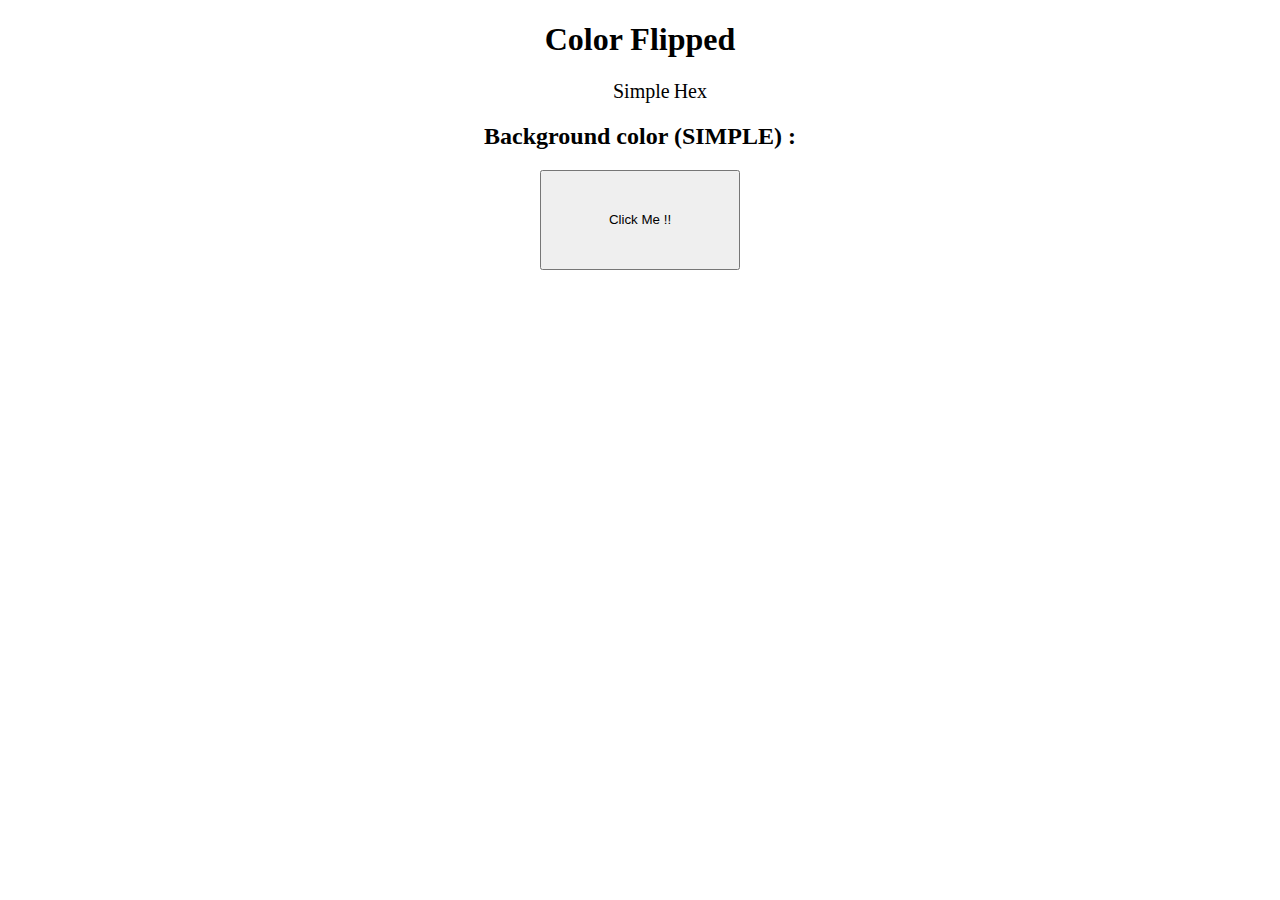
<file: color-flipped/index.html>
<!DOCTYPE html>
<html lang="en">
<head>
    <meta charset="UTF-8">
    <meta http-equiv="X-UA-Compatible" content="IE=edge">
    <meta name="viewport" content="width=device-width, initial-scale=1.0">
    <title>Color Flipped</title>
    
    <link rel="stylesheet" href="styles.css"/>
    
</head>
<body>
   
    <nav>
        <h1>Color Flipped</h1>
        <div class="nav-center">
            <ul class="nav-link">
                <li ><a href="index.html"> Simple</a></li>
                <li ><a href="hex.html">Hex</a></li>
            </ul>
        </div>
    </nav>
    <main>
        <div class="main-container">
            <h2>Background color (SIMPLE) : <span class="color"></span></h2>
            <div class="btn-container">
                <button class="btn" id="butn">Click Me !!</button>
            </div>
            
        </div>
            
        
    </main>
    <script src="app.js"></script>
</body>
</html>
</file>
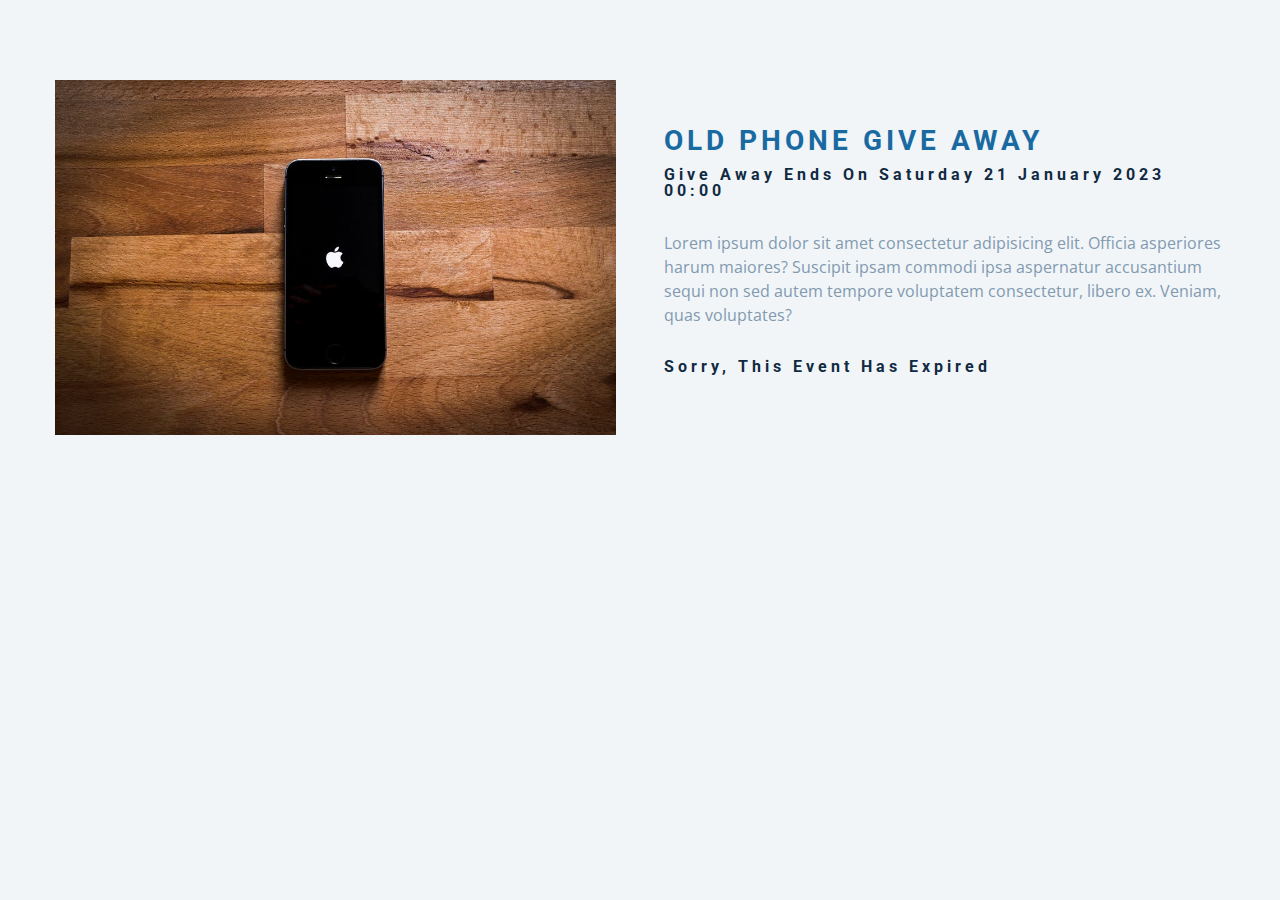
<file: countdown/index.html>
<!DOCTYPE html>
<html lang="en">
<head>
    <meta charset="UTF-8">
    <meta http-equiv="X-UA-Compatible" content="IE=edge">
    <meta name="viewport" content="width=device-width, initial-scale=1.0">
    <title>Countdown

    </title>
    <link rel="stylesheet" href="styles.css">
</head>
<body>
    <section class="section-center">
        <!--image-->
        <article class="gift-img">
            <img src="./gift.jpeg" alt="phone photo">
        </article>
        <!--info-->
        <article class="gift-info">
            <h3>old phone give away</h3>
            <h4 class="giveaway">
                giveaway ends on Sunday, 24 April 2023, 8:00am
            </h4>
            <p> Lorem ipsum dolor sit amet consectetur adipisicing elit. Officia asperiores harum maiores? Suscipit ipsam commodi ipsa aspernatur accusantium sequi non sed autem tempore voluptatem consectetur, libero ex. Veniam, quas voluptates?</p>
            <div class="deadline">
                <!--days-->
                <div class="deadline-format">
                    <div>
                        <h4 class="days">34</h4>
                        <span>days</span>
                    </div>
                </div>
                <!--end of 1 item-->
                <!--days-->
                <div class="deadline-format">
                    <div>
                        <h4 class="hours">34</h4>
                        <span>hours</span>
                    </div>
                </div>
                <!--end of 1 item-->
                <!--mins-->
                <div class="deadline-format">
                    <div>
                        <h4 class="mins">34</h4>
                        <span>mins</span>
                    </div>
                </div>
                <!--end of 1 item-->
                <!--secs-->
                <div class="deadline-format">
                    <div>
                        <h4 class="secs">34</h4>
                        <span>seconds</span>
                    </div>
                </div>
                <!--end of 1 item-->
            </div>
        </article>
    </section>
    <script src="app.js"></script>
</body>
</html>
</file>
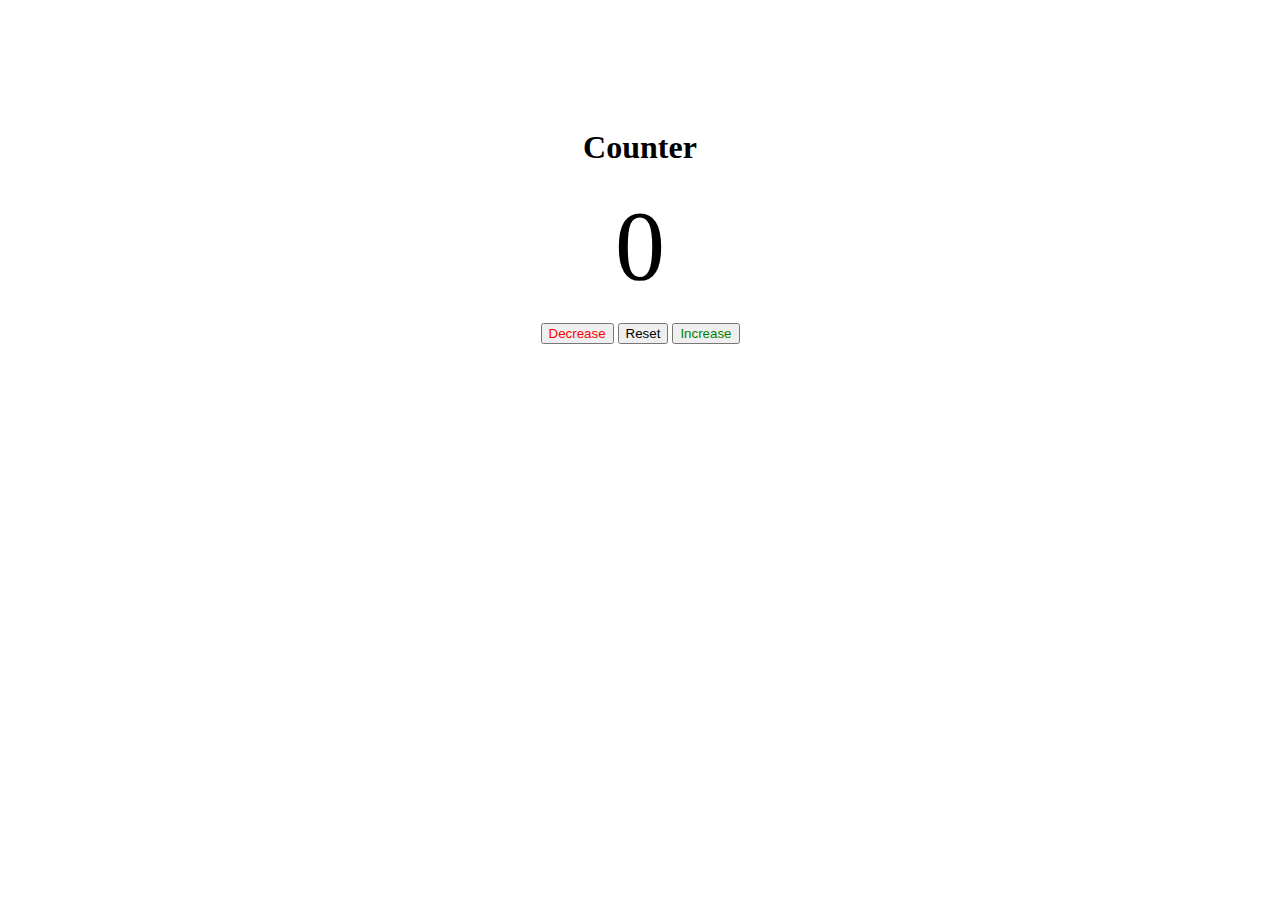
<file: counter/index.html>
<!DOCTYPE html>
<html lang="en">
<head>
    <meta charset="UTF-8">
    <meta http-equiv="X-UA-Compatible" content="IE=edge">
    <meta name="viewport" content="width=device-width, initial-scale=1.0">
    <title>Counter</title>
    <link rel="stylesheet" href="styles.css">
</head>
<body>
    <main>
        <div class="main-container">
            <h1 >Counter</h1>
            <span id="count">0</span>
            <div class="btn-container">
                <button class="btn decrease">Decrease</button>
                <button class="btn reset">Reset</button>
                <button class="btn increase">Increase</button>
            </div>
        </div>
    </main>
    <script src="app.js"></script>

</body>
</html>
</file>
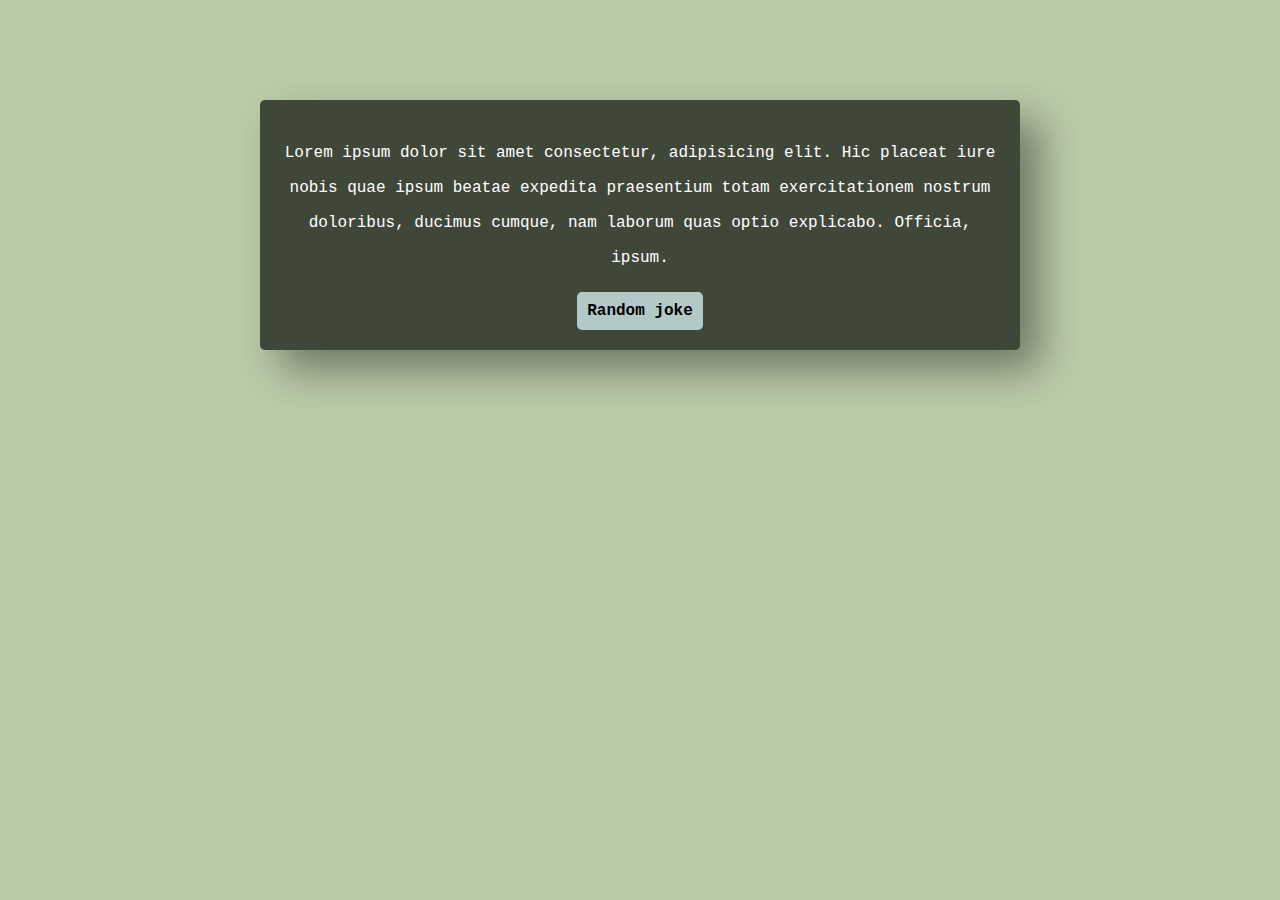
<file: joke-api/index.html>
<!DOCTYPE html>
<html lang="en">
<head>
    <meta charset="UTF-8">
    <meta http-equiv="X-UA-Compatible" content="IE=edge">
    <meta name="viewport" content="width=device-width, initial-scale=1.0">
    <title>Joke Random</title>
    <link rel="stylesheet" href="styles.css">
</head>
<body>
    <div class="joke-container">
        <p class="joke-text fade">Lorem ipsum dolor sit amet consectetur, adipisicing elit. Hic placeat iure nobis quae ipsum beatae expedita praesentium totam exercitationem nostrum doloribus, ducimus cumque, nam laborum quas optio explicabo. Officia, ipsum.</p>
        <button class="btn">Random joke</button>
    </div>
    <script src="app.js"></script>
</body>
</html>
</file>
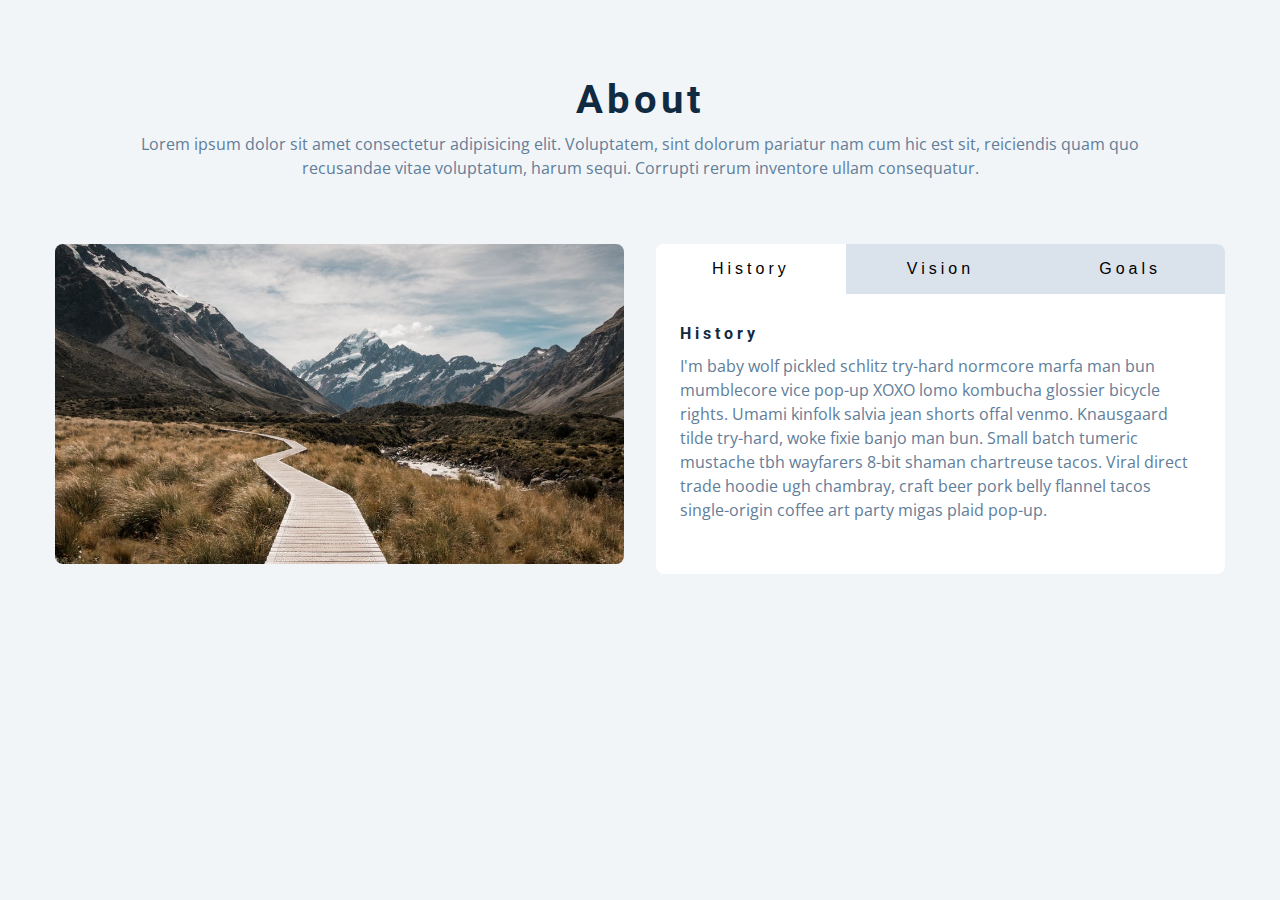
<file: tabs/index.html>
<!DOCTYPE html>
<html lang="en">
<head>
    <meta charset="UTF-8">
    <meta http-equiv="X-UA-Compatible" content="IE=edge">
    <meta name="viewport" content="width=device-width, initial-scale=1.0">
    <title>Tabs</title>
    <link rel="stylesheet" href="styles.css">
    
</head>
<body>
    <section class="section">
        <div class="title">
            <h2>About</h2>
                <p> Lorem ipsum dolor sit amet consectetur adipisicing elit.
                    Voluptatem, sint dolorum pariatur nam cum hic est sit,
                    reiciendis quam quo recusandae vitae voluptatum,
                    harum sequi. Corrupti rerum inventore ullam consequatur.
                </p>
        </div>
        <div class="about-center section-center">
            <article class="about-img">
                <img src="./hero-bcg (1).jpeg" alt="background image">
                
            </article>
            <article class="about">
                <div class="btn-container">
                    <button class="tab-btn active" data-id="history">history</button>
                    <button class="tab-btn " data-id="vision">vision</button>
                    <button class="tab-btn" data-id="goals">goals</button>
                </div>
                <article class="about-content">
                    <!--single item-->
                    <div class="content active" id="history">
                        <h4>history</h4>
                        <p>
                            I'm baby wolf pickled schlitz try-hard normcore marfa man bun mumblecore vice
                            pop-up XOXO lomo kombucha glossier bicycle rights. Umami kinfolk salvia jean
                            shorts offal venmo. Knausgaard tilde try-hard, woke fixie banjo man bun. Small
                            batch tumeric mustache tbh wayfarers 8-bit shaman chartreuse tacos. Viral
                            direct trade hoodie ugh chambray, craft beer pork belly flannel tacos
                            single-origin coffee art party migas plaid pop-up.
                        </p>
                    </div>
    
                    <!--end of single item-->
                    <!--single item-->
                    <div class="content " id="vision">
                        <h4>vision</h4>
                        <p>
                            Man bun PBR&B keytar copper mug prism, hell of helvetica. Synth crucifix offal
                            deep v hella biodiesel. Church-key listicle polaroid put a bird on it
                            chillwave palo santo enamel pin, tattooed meggings franzen la croix cray.
                            Retro yr aesthetic four loko tbh helvetica air plant, neutra palo santo tofu
                            mumblecore. Hoodie bushwick pour-over jean shorts chartreuse shabby chic. Roof
                            party hammock master cleanse pop-up truffaut, bicycle rights skateboard
                            affogato readymade sustainable deep v live-edge schlitz narwhal.
                        </p>
                        <ul>
                            <li>list item</li>
                            <li>list item</li>
                            <li>list item</li>
                        </ul>
                    </div>
                  
                    <!--end of single item-->
                    <!--single item-->
                    <div class="content " id="goals">
                        <h4>goals</h4>
                        <p>
                            Chambray authentic truffaut, kickstarter brunch taxidermy vape heirloom four
                            dollar toast raclette shoreditch church-key. Poutine etsy tote bag, cred
                            fingerstache leggings cornhole everyday carry blog gastropub. Brunch biodiesel
                            sartorial mlkshk swag, mixtape hashtag marfa readymade direct trade man braid
                            cold-pressed roof party. Small batch adaptogen coloring book heirloom.
                            Letterpress food truck hammock literally hell of wolf beard adaptogen everyday
                            carry. Dreamcatcher pitchfork yuccie, banh mi salvia venmo photo booth quinoa
                            chicharrones.
                          </p>
                    </div>
    
                    <!--end of single item-->
                </article>
            </article>
            
        </div>
    </section>
    <script src="app.js"></script>
</body>
</html>
</file>
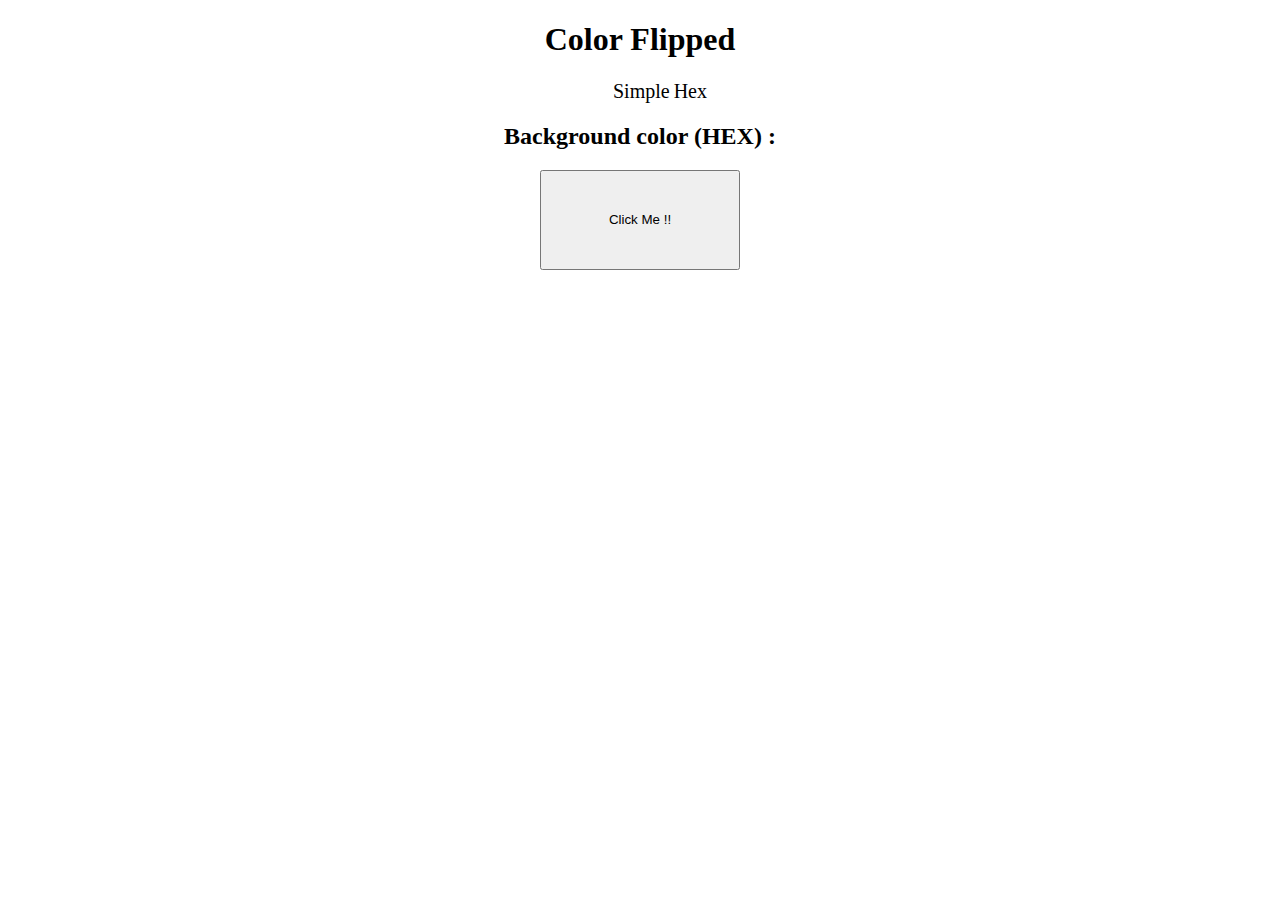
<file: color-flipped/hex.html>
<!DOCTYPE html>
<html lang="en">
<head>
    <meta charset="UTF-8">
    <meta http-equiv="X-UA-Compatible" content="IE=edge">
    <meta name="viewport" content="width=device-width, initial-scale=1.0">
    <title>Color Flipped</title>
    
    <link rel="stylesheet" href="styles.css"/>
    
</head>
<body>
   
    <nav>
        <h1>Color Flipped</h1>
        <div class="nav-center">
            <ul class="nav-link">
                <li ><a href="index.html"> Simple</a></li>
                <li ><a href="hex.html">Hex</a></li>
            </ul>
        </div>
    </nav>
    <main>
        <div class="main-container">
            <h2>Background color (HEX) : <span class="color"></span></h2>
            <div class="btn-container">
                <button class="btn" id="butn">Click Me !!</button>
            </div>
            
        </div>
            
        
    </main>
    <script src="hex.js"></script>
</body>
</html>
</file>
<file: color-flipped/styles.css>
body{
    font-family: Cambria, Cochin, Georgia, Times, 'Times New Roman', serif;
    
}
nav{
    text-align: center;
}

nav li{
    font-size: 20px;
    list-style: none;
    display: inline-block;
}
a{
    text-decoration: none;
    color:black;
}
.btn{
    width: 200px;
    height: 100px;
}
.main-container{
    display: block;
    
}
.main-container h2{
    text-align: center;
}
.btn-container{
    
    text-align: center;
}
</file>
<file: countdown/styles.css>
/*
=============== 
Fonts
===============
*/
@import url("https://fonts.googleapis.com/css?family=Open+Sans|Roboto:400,700&display=swap");

/*
=============== 
Variables
===============
*/

:root {
  /* dark shades of primary color*/
  --clr-primary-1: hsl(205, 86%, 17%);
  --clr-primary-2: hsl(205, 77%, 27%);
  --clr-primary-3: hsl(205, 72%, 37%);
  --clr-primary-4: hsl(205, 63%, 48%);
  /* primary/main color */
  --clr-primary-5: #49a6e9;
  /* lighter shades of primary color */
  --clr-primary-6: hsl(205, 89%, 70%);
  --clr-primary-7: hsl(205, 90%, 76%);
  --clr-primary-8: hsl(205, 86%, 81%);
  --clr-primary-9: hsl(205, 90%, 88%);
  --clr-primary-10: hsl(205, 100%, 96%);
  /* darkest grey - used for headings */
  --clr-grey-1: hsl(209, 61%, 16%);
  --clr-grey-2: hsl(211, 39%, 23%);
  --clr-grey-3: hsl(209, 34%, 30%);
  --clr-grey-4: hsl(209, 28%, 39%);
  /* grey used for paragraphs */
  --clr-grey-5: hsl(210, 22%, 49%);
  --clr-grey-6: hsl(209, 23%, 60%);
  --clr-grey-7: hsl(211, 27%, 70%);
  --clr-grey-8: hsl(210, 31%, 80%);
  --clr-grey-9: hsl(212, 33%, 89%);
  --clr-grey-10: hsl(210, 36%, 96%);
  --clr-white: #fff;
  --clr-red-dark: hsl(360, 67%, 44%);
  --clr-red-light: hsl(360, 71%, 66%);
  --clr-green-dark: hsl(125, 67%, 44%);
  --clr-green-light: hsl(125, 71%, 66%);
  --clr-black: #222;
  --clr-gold: #c59d5f;
  --ff-primary: "Roboto", sans-serif;
  --ff-secondary: "Open Sans", sans-serif;
  --transition: all 0.3s linear;
  --spacing: 0.25rem;
  --radius: 0.5rem;
  --light-shadow: 0 5px 15px rgba(0, 0, 0, 0.1);
  --dark-shadow: 0 5px 15px rgba(0, 0, 0, 0.2);
  --max-width: 1170px;
  --fixed-width: 620px;
}
/*
=============== 
Global Styles
===============
*/

*,
::after,
::before {
  margin: 0;
  padding: 0;
  box-sizing: border-box;
}
body {
  font-family: var(--ff-secondary);
  background: var(--clr-grey-10);
  color: var(--clr-grey-1);
  line-height: 1.5;
  font-size: 0.875rem;
}
ul {
  list-style-type: none;
}
a {
  text-decoration: none;
}
img:not(.logo) {
  width: 100%;
}
img {
  display: block;
}

h1,
h2,
h3,
h4 {
  letter-spacing: var(--spacing);
  text-transform: capitalize;
  line-height: 1.25;
  margin-bottom: 0.75rem;
  font-family: var(--ff-primary);
}
h1 {
  font-size: 3rem;
}
h2 {
  font-size: 2rem;
}
h3 {
  font-size: 1.25rem;
}
h4 {
  font-size: 0.875rem;
}
p {
  margin-bottom: 1.25rem;
  color: var(--clr-grey-5);
}
@media screen and (min-width: 800px) {
  h1 {
    font-size: 4rem;
  }
  h2 {
    font-size: 2.5rem;
  }
  h3 {
    font-size: 1.75rem;
  }
  h4 {
    font-size: 1rem;
  }
  body {
    font-size: 1rem;
  }
  h1,
  h2,
  h3,
  h4 {
    line-height: 1;
  }
}
/*  global classes */

.btn {
  text-transform: uppercase;
  background: transparent;
  color: var(--clr-black);
  padding: 0.375rem 0.75rem;
  letter-spacing: var(--spacing);
  display: inline-block;
  transition: var(--transition);
  font-size: 0.875rem;
  border: 2px solid var(--clr-black);
  cursor: pointer;
  box-shadow: 0 1px 3px rgba(0, 0, 0, 0.2);
  border-radius: var(--radius);
}
.btn:hover {
  color: var(--clr-white);
  background: var(--clr-black);
}
/* section */
.section {
  padding: 5rem 0;
}

.section-center {
  width: 90vw;
  margin: 5rem auto;
  max-width: 1170px;
}

main {
  min-height: 100vh;
  display: grid;
  place-items: center;
}
/*
=============== 
Countdown Timer
===============
*/
.gift-img {
  margin-bottom: 2rem;
}
.gift-info h3 {
  text-transform: uppercase;
  color: var(--clr-primary-3);
}
.gift-info p {
  color: var(--clr-grey-6);
}
.date {
  color: var(--clr-grey-5);
  font-size: 0.85rem;
}
@media screen and (min-width: 992px) {
  .section-center {
    display: grid;
    grid-template-columns: 1fr 1fr;
    place-items: center;
    gap: 3rem;
    width: 95vw;
  }
  .gift-img {
    margin-bottom: 0;
  }
}
.gift-info p {
  margin: 2rem 0;
}
.deadline {
  display: flex;
}
.deadline-format {
  background: var(--clr-grey-1);
  color: var(--clr-white);
  margin-right: 1rem;
  width: 5rem;
  height: 5rem;
  display: grid;
  place-items: center;
  text-align: center;
}
.deadline-format span {
  display: block;
  text-transform: uppercase;
  letter-spacing: 2px;
  font-size: 0.85rem;
}
.deadline h4:not(.expired) {
  font-size: 2rem;
  margin-bottom: 0.25rem;
  letter-spacing: var(--spacing);
}
.countdown-info {
  display: flex;
}
</file>
<file: counter/styles.css>
body{
    text-align: center;
    padding: 100px;
}
span{
    font-size: 100px;
}
.btn-container{
    margin: 20px 20px;
}
.decrease {
    color:red;
}
.increase {
    color: green;
}
</file>
<file: joke-api/styles.css>
*{ text-align: center;
    font-family: 'Courier New', Courier, monospace;
}
body{
    margin: 0;
    background-color: #BACBA9;
    

}
.joke-container{
    display: flex;
    flex-direction: column;
    align-items: center;
    margin:auto;
    transform: (-50%,-50%);
    width: 80vmin;
    height: auto;
    background-color: #3f4739;
    color: white;
    padding: 20px;
    border-radius: 5px;
    margin-top:100px;
    box-shadow: 20px 20px 40px  rgba(0,0,0,0.4);
}
p{
    line-height: 35px;
    word-wrap: break-word;
    font-size: 16px;
    font-weight: 400;
    opacity:1;
    animation: fadeIn 1.5s;

}
@keyframes fadeIn {
    0% {opacity: 0;}
    100%{opacity: 1;}
}

button{
    padding: 10px;
    font-weight: 600;
    font-size:16px;
    background-color: rgb(179, 201, 200);
    border:none;
    border-radius: 5px;
    cursor: pointer;
}
button:hover{
    box-shadow: 10px 10px 10px  rgba(0,0,0,0.4);
}
</file>
<file: tabs/styles.css>
/*
=============== 
Fonts
===============
*/
@import url("https://fonts.googleapis.com/css?family=Open+Sans|Roboto:400,700&display=swap");

/*
=============== 
Variables
===============
*/

:root {
  /* dark shades of primary color*/
  --clr-primary-1: hsl(205, 86%, 17%);
  --clr-primary-2: hsl(205, 77%, 27%);
  --clr-primary-3: hsl(205, 72%, 37%);
  --clr-primary-4: hsl(205, 63%, 48%);
  /* primary/main color */
  --clr-primary-5: #49a6e9;
  /* lighter shades of primary color */
  --clr-primary-6: hsl(205, 89%, 70%);
  --clr-primary-7: hsl(205, 90%, 76%);
  --clr-primary-8: hsl(205, 86%, 81%);
  --clr-primary-9: hsl(205, 90%, 88%);
  --clr-primary-10: hsl(205, 100%, 96%);
  /* darkest grey - used for headings */
  --clr-grey-1: hsl(209, 61%, 16%);
  --clr-grey-2: hsl(211, 39%, 23%);
  --clr-grey-3: hsl(209, 34%, 30%);
  --clr-grey-4: hsl(209, 28%, 39%);
  /* grey used for paragraphs */
  --clr-grey-5: hsl(210, 22%, 49%);
  --clr-grey-6: hsl(209, 23%, 60%);
  --clr-grey-7: hsl(211, 27%, 70%);
  --clr-grey-8: hsl(210, 31%, 80%);
  --clr-grey-9: hsl(212, 33%, 89%);
  --clr-grey-10: hsl(210, 36%, 96%);
  --clr-white: #fff;
  --clr-red-dark: hsl(360, 67%, 44%);
  --clr-red-light: hsl(360, 71%, 66%);
  --clr-green-dark: hsl(125, 67%, 44%);
  --clr-green-light: hsl(125, 71%, 66%);
  --clr-black: #222;
  --ff-primary: "Roboto", sans-serif;
  --ff-secondary: "Open Sans", sans-serif;
  --transition: all 0.3s linear;
  --spacing: 0.25rem;
  --radius: 0.5rem;
  --light-shadow: 0 5px 15px rgba(0, 0, 0, 0.1);
  --dark-shadow: 0 5px 15px rgba(0, 0, 0, 0.2);
  --max-width: 1170px;
  --fixed-width: 620px;
}
/*
=============== 
Global Styles
===============
*/

*,
::after,
::before {
  margin: 0;
  padding: 0;
  box-sizing: border-box;
}
body {
  font-family: var(--ff-secondary);
  background: var(--clr-grey-10);
  color: var(--clr-grey-1);
  line-height: 1.5;
  font-size: 0.875rem;
}
ul {
  list-style-type: none;
}
a {
  text-decoration: none;
}
img:not(.logo) {
  width: 100%;
}
img {
  display: block;
}

h1,
h2,
h3,
h4 {
  letter-spacing: var(--spacing);
  text-transform: capitalize;
  line-height: 1.25;
  margin-bottom: 0.75rem;
  font-family: var(--ff-primary);
}
h1 {
  font-size: 3rem;
}
h2 {
  font-size: 2rem;
}
h3 {
  font-size: 1.25rem;
}
h4 {
  font-size: 0.875rem;
}
p {
  margin-bottom: 1.25rem;
  color: var(--clr-grey-5);
}
@media screen and (min-width: 800px) {
  h1 {
    font-size: 4rem;
  }
  h2 {
    font-size: 2.5rem;
  }
  h3 {
    font-size: 1.75rem;
  }
  h4 {
    font-size: 1rem;
  }
  body {
    font-size: 1rem;
  }
  h1,
  h2,
  h3,
  h4 {
    line-height: 1;
  }
}
/*  global classes */

.btn {
  text-transform: uppercase;
  background: transparent;
  color: var(--clr-black);
  padding: 0.375rem 0.75rem;
  letter-spacing: var(--spacing);
  display: inline-block;
  transition: var(--transition);
  font-size: 0.875rem;
  border: 2px solid var(--clr-black);
  cursor: pointer;
  box-shadow: 0 1px 3px rgba(0, 0, 0, 0.2);
  border-radius: var(--radius);
}
.btn:hover {
  color: var(--clr-white);
  background: var(--clr-black);
}
/* section */
.section {
  padding: 5rem 0;
}

.section-center {
  width: 90vw;
  margin: 0 auto;
  max-width: 1170px;
}
@media screen and (min-width: 992px) {
  .section-center {
    width: 95vw;
  }
}
main {
  min-height: 100vh;
  display: grid;
  place-items: center;
}
/*
=============== 
About
===============
*/
.title {
  text-align: center;
  margin-bottom: 4rem;
}
.title p {
  width: 80%;
  margin: 0 auto;
}

.about-img {
  margin-bottom: 2rem;
}
.about-img img {
  border-radius: var(--radius);
  object-fit: cover;
  height: 20rem;
}
@media screen and (min-width: 992px) {
  .about-img {
    margin-bottom: 0;
  }

  .about-center {
    display: grid;
    grid-template-columns: 1fr 1fr;
    column-gap: 2rem;
  }
}
.about {
  background: var(--clr-white);
  border-radius: var(--radius);
  display: grid;
  grid-template-rows: auto 1fr;
}
.btn-container {
  border-top-left-radius: var(--radius);
  border-top-right-radius: var(--radius);
  display: grid;
  grid-template-columns: 1fr 1fr 1fr;
}
.tab-btn:nth-child(1) {
  border-top-left-radius: var(--radius);
}
.tab-btn:nth-child(3) {
  border-top-right-radius: var(--radius);
}
.tab-btn {
  padding: 1rem 0;
  border: none;
  text-transform: capitalize;
  font-size: 1rem;
  display: block;
  background: var(--clr-grey-9);
  cursor: pointer;
  transition: var(--transition);
  letter-spacing: var(--spacing);
}
.tab-btn:hover:not(.active) {
  background: var(--clr-primary-10);
  color: var(--clr-primary-5);
}
.about-content {
  border-bottom-left-radius: var(--radius);
  border-bottom-right-radius: var(--radius);
  padding: 2rem 1.5rem;
}
/* hide content */
.content {
  display: none;
}
.tab-btn.active {
  background: var(--clr-white);
}
.content.active {
  display: block;
}
</file>
